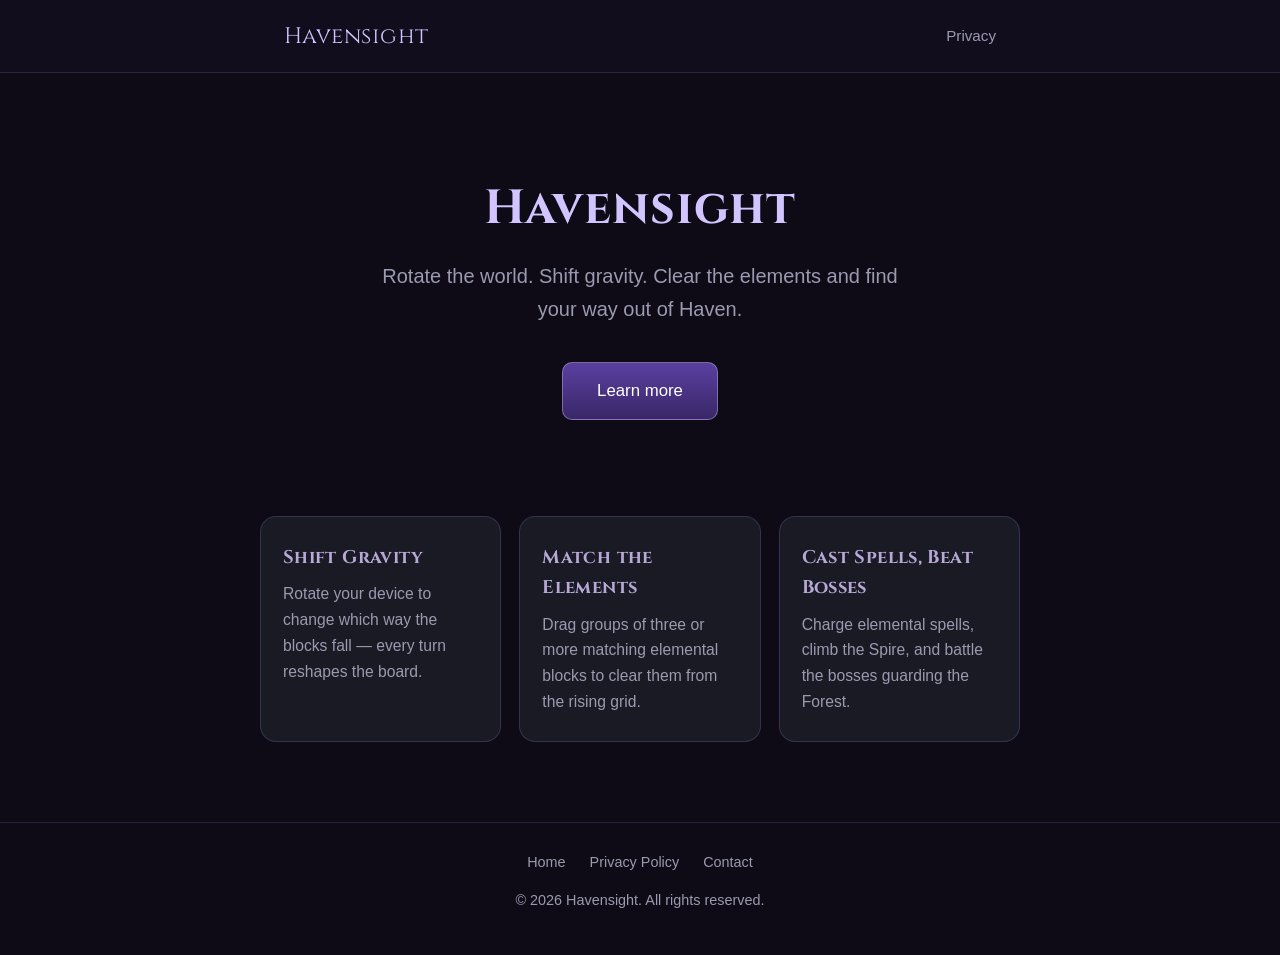
<file: index.html>
<!DOCTYPE html>
<html lang="en">
<head>
  <meta charset="utf-8">
  <meta name="viewport" content="width=device-width, initial-scale=1">
  <title>Havensight</title>
  <meta name="description" content="Havensight — a gravity-shifting elemental block puzzle for Android.">
  <link rel="preconnect" href="https://fonts.googleapis.com">
  <link rel="preconnect" href="https://fonts.gstatic.com" crossorigin>
  <link href="https://fonts.googleapis.com/css2?family=Cinzel:wght@500;600&display=swap" rel="stylesheet">
  <link rel="stylesheet" href="style.css">
</head>
<body>
  <header class="site-header">
    <div class="wrap">
      <a class="brand" href="index.html">Havensight</a>
      <nav class="nav">
        <a href="privacy.html">Privacy</a>
      </nav>
    </div>
  </header>

  <main>
    <section class="hero">
      <div class="wrap">
        <h1>Havensight</h1>
        <p class="tagline">Rotate the world. Shift gravity. Clear the elements and find your way out of Haven.</p>
        <a class="btn" href="#features">Learn more</a>
      </div>
    </section>

    <section id="features" class="wrap features">
      <div class="card">
        <h3>Shift Gravity</h3>
        <p>Rotate your device to change which way the blocks fall — every turn reshapes the board.</p>
      </div>
      <div class="card">
        <h3>Match the Elements</h3>
        <p>Drag groups of three or more matching elemental blocks to clear them from the rising grid.</p>
      </div>
      <div class="card">
        <h3>Cast Spells, Beat Bosses</h3>
        <p>Charge elemental spells, climb the Spire, and battle the bosses guarding the Forest.</p>
      </div>
    </section>
  </main>

  <footer class="site-footer">
    <div class="wrap">
      <a href="index.html">Home</a>
      <a href="privacy.html">Privacy Policy</a>
      <a href="mailto:mark.j.hunsinger@gmail.com">Contact</a>
      <p>&copy; 2026 Havensight. All rights reserved.</p>
    </div>
  </footer>
</body>
</html>
</file>
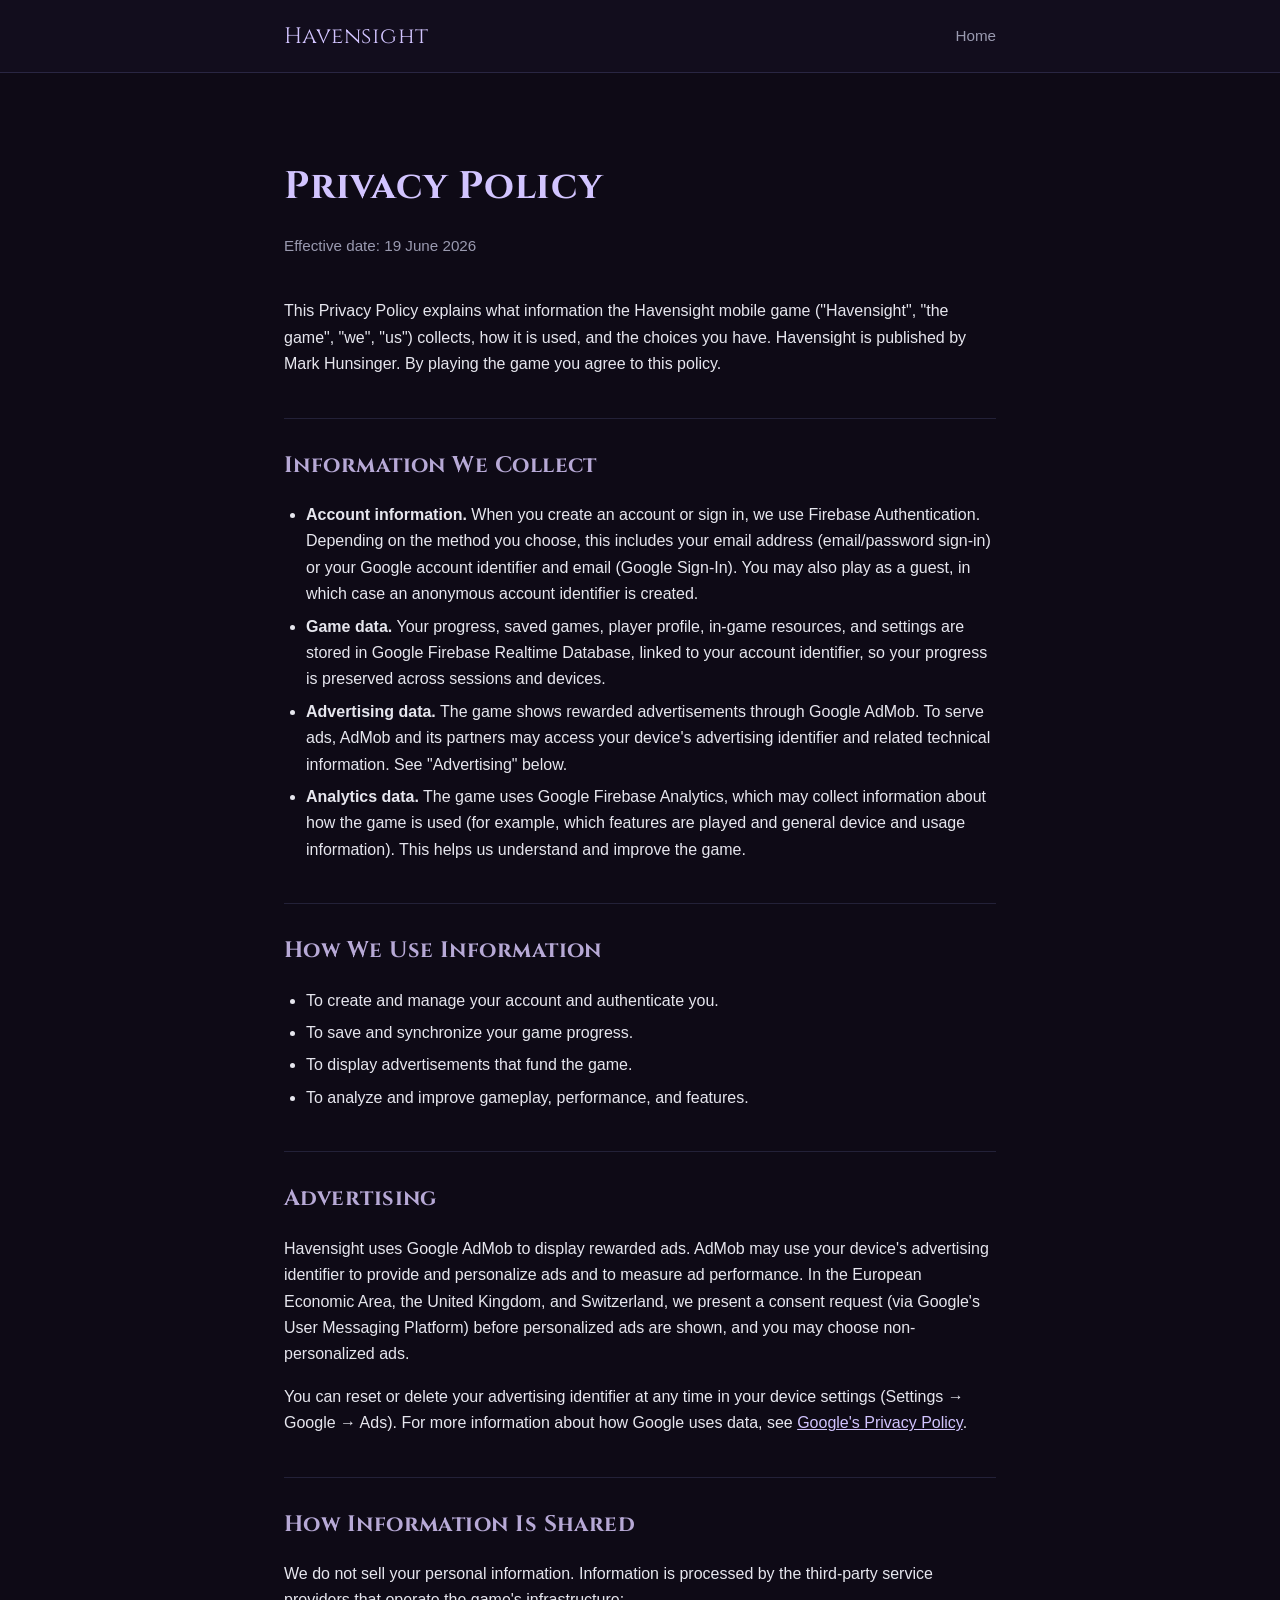
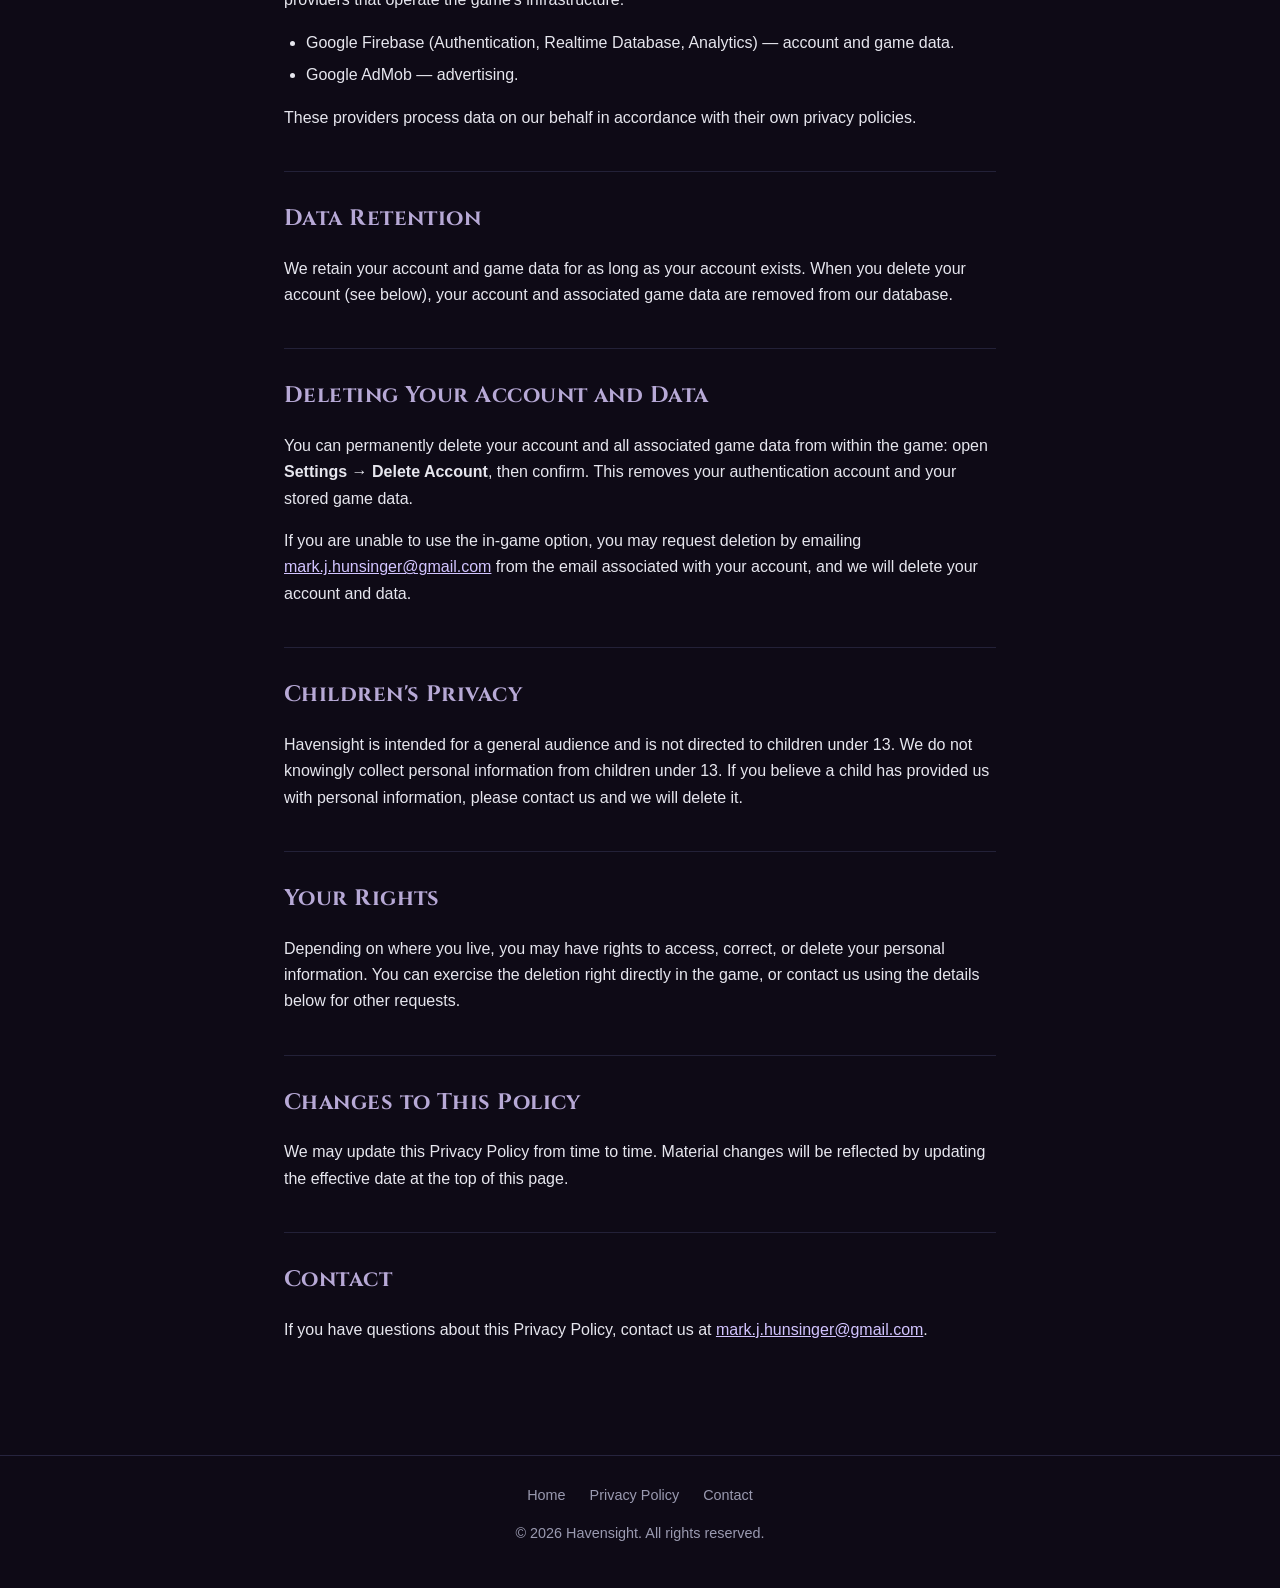
<file: privacy.html>
<!DOCTYPE html>
<html lang="en">
<head>
  <meta charset="utf-8">
  <meta name="viewport" content="width=device-width, initial-scale=1">
  <title>Privacy Policy — Havensight</title>
  <meta name="description" content="Privacy Policy for the Havensight Android game.">
  <link rel="preconnect" href="https://fonts.googleapis.com">
  <link rel="preconnect" href="https://fonts.gstatic.com" crossorigin>
  <link href="https://fonts.googleapis.com/css2?family=Cinzel:wght@500;600&display=swap" rel="stylesheet">
  <link rel="stylesheet" href="style.css">
</head>
<body>
  <header class="site-header">
    <div class="wrap">
      <a class="brand" href="index.html">Havensight</a>
      <nav class="nav">
        <a href="index.html">Home</a>
      </nav>
    </div>
  </header>

  <main class="content">
    <div class="wrap">
      <h1>Privacy Policy</h1>
      <p class="effective">Effective date: 19 June 2026</p>

      <p>This Privacy Policy explains what information the Havensight mobile game
      ("Havensight", "the game", "we", "us") collects, how it is used, and the
      choices you have. Havensight is published by Mark Hunsinger. By playing the
      game you agree to this policy.</p>

      <h2>Information We Collect</h2>
      <ul>
        <li><strong>Account information.</strong> When you create an account or
        sign in, we use Firebase Authentication. Depending on the method you
        choose, this includes your email address (email/password sign-in) or your
        Google account identifier and email (Google Sign-In). You may also play as
        a guest, in which case an anonymous account identifier is created.</li>
        <li><strong>Game data.</strong> Your progress, saved games, player profile,
        in-game resources, and settings are stored in Google Firebase Realtime
        Database, linked to your account identifier, so your progress is preserved
        across sessions and devices.</li>
        <li><strong>Advertising data.</strong> The game shows rewarded advertisements
        through Google AdMob. To serve ads, AdMob and its partners may access your
        device's advertising identifier and related technical information. See
        "Advertising" below.</li>
        <li><strong>Analytics data.</strong> The game uses Google Firebase Analytics,
        which may collect information about how the game is used (for example, which
        features are played and general device and usage information). This helps us
        understand and improve the game.</li>
      </ul>

      <h2>How We Use Information</h2>
      <ul>
        <li>To create and manage your account and authenticate you.</li>
        <li>To save and synchronize your game progress.</li>
        <li>To display advertisements that fund the game.</li>
        <li>To analyze and improve gameplay, performance, and features.</li>
      </ul>

      <h2>Advertising</h2>
      <p>Havensight uses Google AdMob to display rewarded ads. AdMob may use your
      device's advertising identifier to provide and personalize ads and to measure
      ad performance. In the European Economic Area, the United Kingdom, and
      Switzerland, we present a consent request (via Google's User Messaging Platform)
      before personalized ads are shown, and you may choose non-personalized ads.</p>
      <p>You can reset or delete your advertising identifier at any time in your
      device settings (Settings &rarr; Google &rarr; Ads). For more information about
      how Google uses data, see
      <a href="https://policies.google.com/privacy" target="_blank" rel="noopener">Google's Privacy Policy</a>.</p>

      <h2>How Information Is Shared</h2>
      <p>We do not sell your personal information. Information is processed by the
      third-party service providers that operate the game's infrastructure:</p>
      <ul>
        <li>Google Firebase (Authentication, Realtime Database, Analytics) — account and game data.</li>
        <li>Google AdMob — advertising.</li>
      </ul>
      <p>These providers process data on our behalf in accordance with their own
      privacy policies.</p>

      <h2>Data Retention</h2>
      <p>We retain your account and game data for as long as your account exists.
      When you delete your account (see below), your account and associated game
      data are removed from our database.</p>

      <h2>Deleting Your Account and Data</h2>
      <p>You can permanently delete your account and all associated game data from
      within the game: open <strong>Settings &rarr; Delete Account</strong>, then
      confirm. This removes your authentication account and your stored game data.</p>
      <p>If you are unable to use the in-game option, you may request deletion by
      emailing <a href="mailto:mark.j.hunsinger@gmail.com">mark.j.hunsinger@gmail.com</a>
      from the email associated with your account, and we will delete your account
      and data.</p>

      <h2>Children's Privacy</h2>
      <p>Havensight is intended for a general audience and is not directed to
      children under 13. We do not knowingly collect personal information from
      children under 13. If you believe a child has provided us with personal
      information, please contact us and we will delete it.</p>

      <h2>Your Rights</h2>
      <p>Depending on where you live, you may have rights to access, correct, or
      delete your personal information. You can exercise the deletion right directly
      in the game, or contact us using the details below for other requests.</p>

      <h2>Changes to This Policy</h2>
      <p>We may update this Privacy Policy from time to time. Material changes will
      be reflected by updating the effective date at the top of this page.</p>

      <h2>Contact</h2>
      <p>If you have questions about this Privacy Policy, contact us at
      <a href="mailto:mark.j.hunsinger@gmail.com">mark.j.hunsinger@gmail.com</a>.</p>
    </div>
  </main>

  <footer class="site-footer">
    <div class="wrap">
      <a href="index.html">Home</a>
      <a href="privacy.html">Privacy Policy</a>
      <a href="mailto:mark.j.hunsinger@gmail.com">Contact</a>
      <p>&copy; 2026 Havensight. All rights reserved.</p>
    </div>
  </footer>
</body>
</html>
</file>
<file: style.css>
:root {
  --bg: #0e0a16;
  --panel: #1a1a24;
  --border: #4c4c7a;
  --text: #e6e6ee;
  --muted: #9a9ab0;
  --accent: #b7a9d6;
  --accent-strong: #d2c4ff;
}

* { box-sizing: border-box; }

html { scroll-behavior: smooth; }

body {
  margin: 0;
  background: var(--bg);
  color: var(--text);
  font-family: -apple-system, BlinkMacSystemFont, "Segoe UI", Roboto, Helvetica, Arial, sans-serif;
  line-height: 1.65;
}

h1, h2, h3, .brand {
  font-family: "Cinzel", Georgia, "Times New Roman", serif;
  letter-spacing: 0.02em;
}

a { color: var(--accent-strong); }
a:hover { color: #fff; }

.wrap {
  max-width: 760px;
  margin: 0 auto;
  padding: 0 24px;
}

/* ---- Header / nav ---- */
.site-header {
  border-bottom: 1px solid rgba(76, 76, 122, 0.4);
  background: rgba(20, 16, 34, 0.6);
}
.site-header .wrap {
  display: flex;
  align-items: center;
  justify-content: space-between;
  height: 72px;
}
.brand {
  font-size: 1.4rem;
  color: var(--accent-strong);
  text-decoration: none;
}
.nav a {
  margin-left: 22px;
  text-decoration: none;
  color: var(--muted);
  font-size: 0.95rem;
}
.nav a:hover { color: #fff; }

/* ---- Hero ---- */
.hero {
  text-align: center;
  padding: 96px 0 72px;
}
.hero h1 {
  font-size: 3rem;
  margin: 0 0 12px;
  color: var(--accent-strong);
}
.hero .tagline {
  font-size: 1.25rem;
  color: var(--muted);
  margin: 0 auto 36px;
  max-width: 520px;
}
.btn {
  display: inline-block;
  padding: 14px 34px;
  border-radius: 10px;
  background: linear-gradient(180deg, #5a3fa0, #3a2768);
  border: 1px solid rgba(183, 169, 214, 0.5);
  color: #fff;
  text-decoration: none;
  font-size: 1.05rem;
}
.btn:hover { color: #fff; border-color: var(--accent-strong); }

/* ---- Feature cards ---- */
.features {
  display: grid;
  grid-template-columns: repeat(auto-fit, minmax(200px, 1fr));
  gap: 18px;
  padding: 24px 0 80px;
}
.card {
  background: var(--panel);
  border: 1px solid rgba(76, 76, 122, 0.5);
  border-radius: 16px;
  padding: 26px 22px;
}
.card h3 {
  margin: 0 0 8px;
  font-size: 1.15rem;
  color: var(--accent);
}
.card p { margin: 0; color: var(--muted); font-size: 0.98rem; }

/* ---- Legal / content pages ---- */
.content {
  padding: 56px 0 96px;
}
.content h1 { font-size: 2.4rem; color: var(--accent-strong); margin-bottom: 4px; }
.content .effective { color: var(--muted); font-size: 0.95rem; margin-bottom: 40px; }
.content h2 {
  font-size: 1.4rem;
  color: var(--accent);
  margin-top: 40px;
  border-top: 1px solid rgba(76, 76, 122, 0.35);
  padding-top: 28px;
}
.content ul { padding-left: 22px; }
.content li { margin-bottom: 6px; }

/* ---- Footer ---- */
.site-footer {
  border-top: 1px solid rgba(76, 76, 122, 0.4);
  padding: 28px 0;
  text-align: center;
  color: var(--muted);
  font-size: 0.9rem;
}
.site-footer a { color: var(--muted); margin: 0 10px; text-decoration: none; }
.site-footer a:hover { color: #fff; }

@media (max-width: 520px) {
  .hero h1 { font-size: 2.3rem; }
  .hero { padding: 64px 0 48px; }
}
</file>
